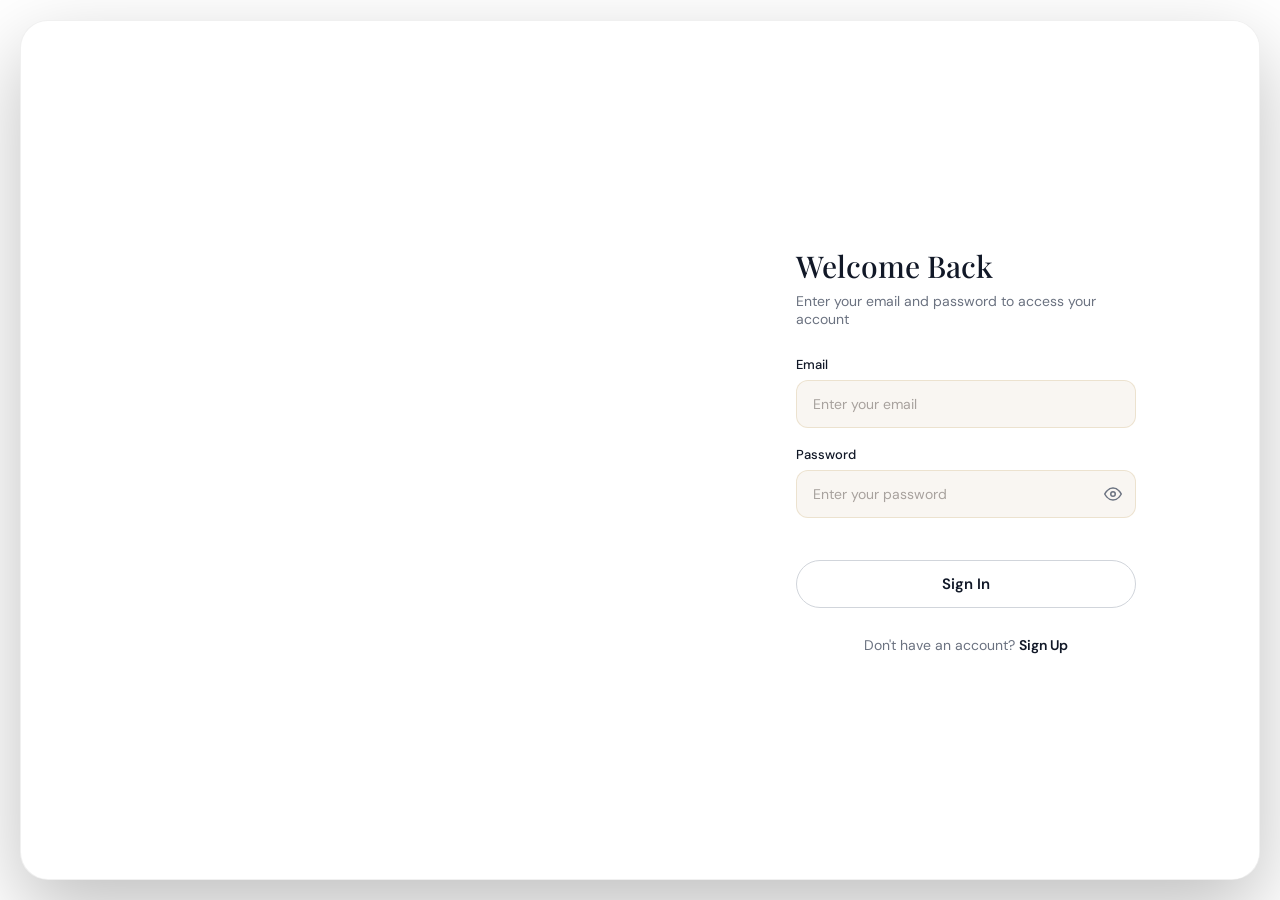
<file: index.html>
<!DOCTYPE html>
<html lang="en">
<head>
    <meta charset="UTF-8">
    <meta name="viewport" content="width=device-width, initial-scale=1.0">
    <title>Login</title>

    <!-- Fonts -->
    <link rel="preconnect" href="https://fonts.googleapis.com">
    <link href="https://fonts.googleapis.com/css2?family=Playfair+Display:wght@400;500;600&family=DM+Sans:wght@300;400;500;600&display=swap" rel="stylesheet">

    <link rel="stylesheet" href="style.css">
</head>
<body>

<div class="outer-card">

    <!-- LEFT PANEL -->
    <div class="visual-panel">
        <div class="quote-label">A Wise Quote</div>

        <div class="visual-text">
            <h1>Get Everything<br>You Want</h1>
            <p>You can get everything you want if you work hard, trust the process, and stick to the plan.</p>
        </div>
    </div>

    <!-- RIGHT PANEL -->
    <div class="form-panel">

        <form action="auth.php" method="POST" class="form-content">

            <h2>Welcome Back</h2>
            <p class="subtitle">Enter your email and password to access your account</p>

            <!-- EMAIL -->
            <div class="input-group">
                <label>Email</label>
                <input type="email" name="userId" placeholder="Enter your email" required>
            </div>

            <!-- PASSWORD -->
            <div class="input-group">
                <label>Password</label>
                <div class="password-wrapper">
                    <input type="password" id="password" name="password" placeholder="Enter your password" required>

                    <button type="button" class="toggle-btn" onclick="togglePassword()">
                        <svg id="eye-icon" viewBox="0 0 24 24" fill="none" stroke="currentColor" stroke-width="2">
                            <path d="M1 12s4-8 11-8 11 8 11 8-4 8-11 8-11-8-11-8z"/>
                            <circle cx="12" cy="12" r="3"/>
                        </svg>
                    </button>
                </div>
            </div>

            <!-- ERROR MESSAGE -->
            <p id="server-error" style="color:red; margin-bottom:10px;"></p>

            <!-- BUTTON -->
            <button type="submit" class="submit-btn">
                <span>Sign In</span>
            </button>

        </form>

        <p class="footer-text">
            Don't have an account? <a href="signup.html">Sign Up</a>
        </p>

    </div>
</div>

<!-- JS -->
 <script src="script.js"></script>
<script>
    function togglePassword() {
        const input = document.getElementById('password');
        const icon = document.getElementById('eye-icon');

        if (input.type === 'password') {
            input.type = 'text';
            icon.innerHTML = `
                <path d="M17.94 17.94A10.07 10.07 0 0 1 12 20c-7 0-11-8-11-8a18.45 18.45 0 0 1 5.06-5.94"/>
                <line x1="1" y1="1" x2="23" y2="23"/>
            `;
        } else {
            input.type = 'password';
            icon.innerHTML = `
                <path d="M1 12s4-8 11-8 11 8 11 8-4 8-11 8-11-8-11-8z"/>
                <circle cx="12" cy="12" r="3"/>
            `;
        }
    }
</script>

</body>
</html>
</file>
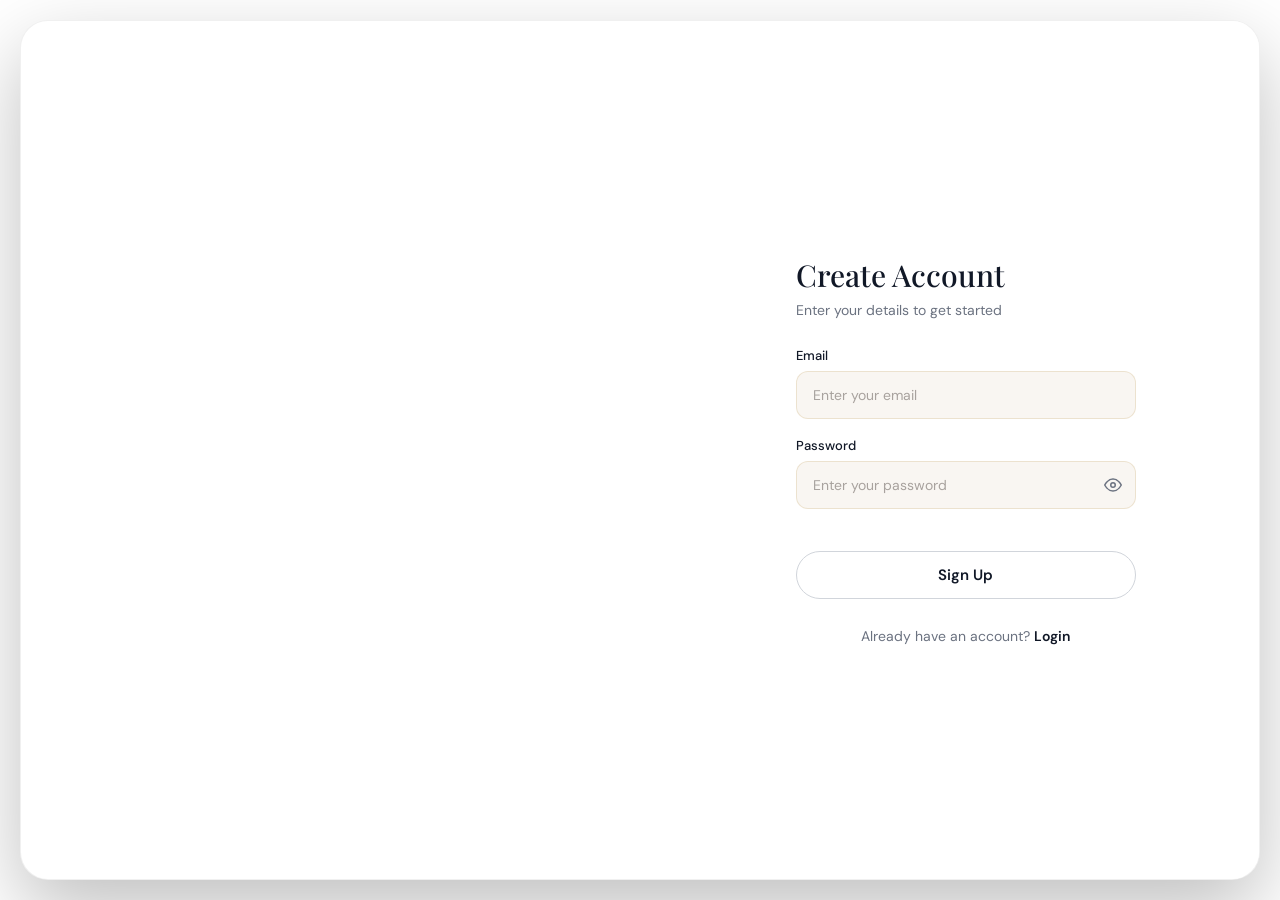
<file: signup.html>
<!DOCTYPE html>
<html lang="en">
<head>
    <meta charset="UTF-8">
    <title>Sign Up</title>

    <!-- Fonts -->
    <link rel="preconnect" href="https://fonts.googleapis.com">
    <link href="https://fonts.googleapis.com/css2?family=Playfair+Display:wght@400;500;600&family=DM+Sans:wght@300;400;500;600&display=swap" rel="stylesheet">

    <link rel="stylesheet" href="style.css">
</head>
<body>

<div class="outer-card">

    <!-- LEFT PANEL -->
    <div class="visual-panel">
        <div class="quote-label">A Wise Quote</div>

        <div class="visual-text">
            <h1>Create Your<br>Account</h1>
            <p>Start your journey. Build something meaningful and stay consistent every day.</p>
        </div>
    </div>

    <!-- RIGHT PANEL -->
    <div class="form-panel">

        <div class="form-content">
            <h2>Create Account</h2>
            <p class="subtitle">Enter your details to get started</p>

            <form action="register.php" method="POST">

                <div class="input-group">
                    <label>Email</label>
                    <input type="email" name="userId" placeholder="Enter your email" required>
                </div>

                <div class="input-group">
                    <label>Password</label>
                    <div class="password-wrapper">
                        <input type="password" id="password" name="password" placeholder="Enter your password" required>

                        <button type="button" class="toggle-btn" onclick="togglePassword()">
                            <svg id="eye-icon" viewBox="0 0 24 24" fill="none" stroke="currentColor" stroke-width="2">
                                <path d="M1 12s4-8 11-8 11 8 11 8-4 8-11 8-11-8-11-8z"/>
                                <circle cx="12" cy="12" r="3"/>
                            </svg>
                        </button>
                    </div>
                </div>

                <!-- Server error -->
                <p id="server-error" style="color:red;"></p>

                <button type="submit" class="submit-btn">
                    <span>Sign Up</span>
                </button>

            </form>
        </div>

        <p class="footer-text">
            Already have an account? <a href="index.html">Login</a>
        </p>

    </div>

</div>

<script src="script.js"></script>
<script>
function togglePassword() {
    const input = document.getElementById('password');
    const icon = document.getElementById('eye-icon');

    if (input.type === 'password') {
        input.type = 'text';
        icon.innerHTML = `
            <path d="M17.94 17.94A10.07 10.07 0 0 1 12 20c-7 0-11-8-11-8a18.45 18.45 0 0 1 5.06-5.94"/>
            <line x1="1" y1="1" x2="23" y2="23"/>
        `;
    } else {
        input.type = 'password';
        icon.innerHTML = `
            <path d="M1 12s4-8 11-8 11 8 11 8-4 8-11 8-11-8-11-8z"/>
            <circle cx="12" cy="12" r="3"/>
        `;
    }
}
</script>

</body>
</html>
</file>
<file: style.css>
:root {
            --primary: #c8a96a;
            --text: #111827;
            --muted: #6b7280;
            --border: #e5e7eb;
            --input-bg: #f1f5f9;
        }

        * { margin: 0; padding: 0; box-sizing: border-box; }

        body {
            font-family: 'DM Sans', sans-serif;
            min-height: 100vh;

            margin: 0;
            padding: 20px;

    
            display: block;

            background: url('https://images.unsplash.com/photo-1701486485832-6d3af9ca0e60?q=80&w=1228&auto=format&fit=crop&ixlib=rb-4.1.0&ixid=M3wxMjA3fDB8MHxwaG90by1wYWdlfHx8fGVufDB8fHx8fA%3D%3D') center/cover no-repeat fixed;
        }

        /* ─── OUTER CARD ─── */
        .outer-card {
            width: 100%;

            
            height: calc(100vh - 40px); 

            background: white;
            border-radius: 28px;
            display: flex;

            border: 1px solid rgba(0, 0, 0, 0.06);
            box-shadow: 0 30px 80px rgba(0, 0, 0, 0.25);

            overflow: hidden;
        }
        /* ─── LEFT: VISUAL PANEL ─── */
        .visual-panel {
            flex: 1.1;

            /* SAME image as body */
            background: url('https://images.unsplash.com/photo-1701486485832-6d3af9ca0e60?q=80&w=1228&auto=format&fit=crop&ixlib=rb-4.1.0&ixid=M3wxMjA3fDB8MHxwaG90by1wYWdlfHx8fGVufDB8fHx8fA%3D%3D') center/cover no-repeat fixed;

            position: relative;
            display: flex;
            flex-direction: column;
            justify-content: space-between;
            padding: 36px 40px;
            color: white;

            border-radius: 20px;
            margin: 12px;
            overflow: hidden;
        }


        .quote-label {
            position: relative;
            z-index: 2;
            display: flex;
            align-items: center;
            gap: 12px;
            font-size: 11px;
            font-weight: 500;
            letter-spacing: 0.15em;
            text-transform: uppercase;
            opacity: 0.85;
        }

        .quote-label::after {
            content: "";
            display: block;
            width: 48px;
            height: 1px;
            background: rgba(255,255,255,0.6);
        }

        .visual-text {
            position: relative;
            z-index: 2;
        }

        .visual-text h1 {
            font-family: 'Playfair Display', serif;
            font-size: 46px;
            font-weight: 400;
            line-height: 1.15;
            margin-bottom: 14px;
        }

        .visual-text p {
            font-size: 14px;
            line-height: 1.7;
            opacity: 0.75;
            max-width: 280px;
        }

        /* ─── RIGHT: FORM PANEL ─── */
        .form-panel {
            flex: 1;
            display: flex;
            flex-direction: column;
            align-items: center;
            justify-content: center;
            padding: 48px 44px;
            background: white;
        }

        .brand {
            display: flex;
            align-items: center;
            gap: 8px;
            align-self: flex-start;
            margin-bottom: 32px;
            font-size: 15px;
            font-weight: 600;
            color: var(--text);
            letter-spacing: -0.02em;
        }

        .brand svg { width: 22px; height: 22px; }

        .form-content {
            width: 100%;
            max-width: 340px;
        }

        .form-content h2 {
            font-family: 'Playfair Display', serif;
            font-size: 30px;
            font-weight: 500;
            color: var(--text);
            margin-bottom: 6px;
        }

        .subtitle {
            font-size: 14px;
            color: var(--muted);
            margin-bottom: 28px;
        }

        .input-group { margin-bottom: 18px; }

        .input-group label {
            display: block;
            font-size: 13px;
            font-weight: 500;
            color: var(--text);
            margin-bottom: 7px;
        }

        .input-group input {
            width: 100%;
            padding: 14px 16px;

            border-radius: 12px;

            background: rgba(248, 245, 240, 0.85);
            backdrop-filter: blur(8px);

            border: 1px solid rgba(200, 169, 106, 0.25);

            color: var(--text);
            font-family: 'DM Sans', sans-serif;
            font-size: 14px;

            transition: all 0.25s ease;
        }

        /* Placeholder */
        .input-group input::placeholder {
            color: #a8a29e;
        }

        /* Focus effect */
        .input-group input:focus {
            outline: none;

            background: rgba(255, 251, 240, 0.95);

            border-color: #c8a96a;

            box-shadow: 
                0 0 0 3px rgba(200, 169, 106, 0.2),
                0 8px 20px rgba(0, 0, 0, 0.05);
        }

        .password-wrapper { position: relative; }
        .password-wrapper input { padding-right: 44px; }

        .toggle-btn {
            position: absolute;
            right: 14px;
            top: 50%;
            transform: translateY(-50%);
            background: none;
            border: none;
            cursor: pointer;
            color: var(--muted);
            display: flex;
            align-items: center;
        }

        .toggle-btn svg { width: 18px; height: 18px; }

        /* ─── SIGN IN BUTTON — original fill ─── */
        .submit-btn {
            width: 100%;
            padding: 13px;
            margin-top: 24px;
            border-radius: 30px;

            background: transparent;
            color: var(--text);
            border: 1.5px solid #d1d5db;

            font-family: 'DM Sans', sans-serif;
            font-weight: 600;
            font-size: 15px;
            cursor: pointer;

            position: relative;
            overflow: hidden;
        }

        .submit-btn::before {
            content: "";
            position: absolute;
            inset: 0;
            background: var(--primary);
            transform: scaleX(0);
            transform-origin: left;
            transition: transform 0.3s ease;
            z-index: 0;
        }

        .submit-btn span {
            position: relative;
            z-index: 1;
        }

        .submit-btn:hover::before { transform: scaleX(1); }
        .submit-btn:hover { color: white; border-color: var(--primary); }

        .footer-text {
            margin-top: 28px;
            font-size: 14px;
            color: var(--muted);
            text-align: center;
        }

        .footer-text a {
            color: var(--text);
            font-weight: 600;
            text-decoration: none;
        }

        .footer-text a:hover { text-decoration: underline; }

        @media (max-width: 700px) {
            .outer-card { flex-direction: column; }
            .visual-panel { min-height: 200px; margin: 10px 10px 0; flex: none; }
            .visual-text h1 { font-size: 32px; }
            .form-panel { padding: 32px 24px; }
        }
</file>
